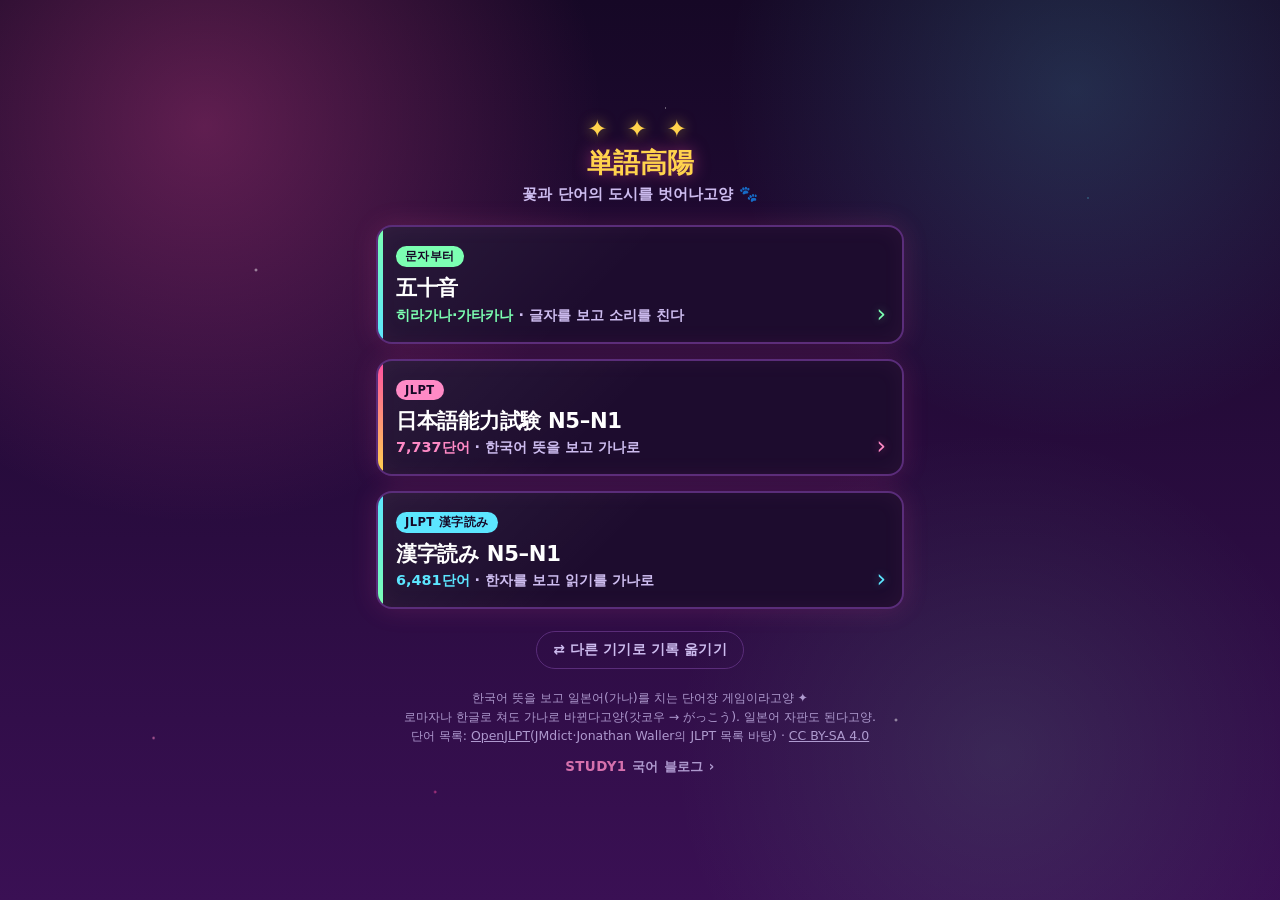
<file: index.html>
<!doctype html>
<html lang="ko">
<head>
<meta charset="utf-8">
<meta name="viewport" content="width=device-width, initial-scale=1, maximum-scale=1, viewport-fit=cover">
<meta name="theme-color" content="#160826">
<title>単語高陽 ✦ 교재 선택</title>
<style>
:root{
  --bg1:#160826; --bg2:#2a0c40; --bg3:#3a1054;
  --ink:#ffffff; --muted:#cdbcef;
  --panel:#1d0c2e; --panel2:#26103a;
  --line:#5a2d7a;
  --pink:#ff4fa3; --pink2:#ff8ac6; --pinkpale:#ffd0e7;
  --cyan:#5ce6ff; --mint:#7cffb2; --gold:#ffd34d; --gold2:#f5b301;
  --radius:16px;
}
*{box-sizing:border-box;-webkit-tap-highlight-color:transparent;}
html,body{height:100%;margin:0;}
body{
  font-family:"Apple SD Gothic Neo","Noto Sans KR","Malgun Gothic",system-ui,sans-serif;
  color:var(--ink);
  /* 한국어는 낱말 단위로 줄을 바꾼다. 없으면 "가리/켜"처럼 낱말 중간에서 끊겨
     폰(390px)에서 해설의 43%가 읽다 걸린다(26.10.08 실측). 칸을 넘칠 만큼 긴 낱말만 쪼갠다. */
  word-break:keep-all;overflow-wrap:break-word;
  background:
    radial-gradient(circle at 16% 14%, rgba(255,79,163,.30), transparent 30%),
    radial-gradient(circle at 84% 10%, rgba(92,230,255,.16), transparent 26%),
    radial-gradient(circle at 78% 84%, rgba(124,255,178,.10), transparent 26%),
    linear-gradient(180deg, var(--bg1) 0%, var(--bg2) 60%, var(--bg3) 100%);
  background-attachment:fixed; overflow-x:hidden; min-height:100dvh;
}
body::before{
  content:"";position:fixed;inset:0;z-index:0;pointer-events:none;
  background-image:
    radial-gradient(2px 2px at 20% 30%,#fff,transparent),
    radial-gradient(2px 2px at 70% 80%,#fff,transparent),
    radial-gradient(1px 1px at 40% 60%,var(--gold),transparent),
    radial-gradient(1px 1px at 85% 22%,var(--cyan),transparent),
    radial-gradient(2px 2px at 12% 82%,var(--pink2),transparent),
    radial-gradient(1px 1px at 52% 12%,#fff,transparent),
    radial-gradient(2px 2px at 34% 88%,var(--pink),transparent);
  opacity:.7;animation:tw 3s steps(2) infinite;
}
@keyframes tw{50%{opacity:.3;}}
.wrap{position:relative;z-index:1;width:min(100%,560px);margin:0 auto;min-height:100dvh;
  display:flex;flex-direction:column;justify-content:center;gap:20px;
  padding:max(28px,env(safe-area-inset-top)) 16px max(28px,env(safe-area-inset-bottom));}
.hero{text-align:center;}
.hero .spark{font-size:1.5rem;letter-spacing:6px;color:var(--gold);
  text-shadow:0 0 14px rgba(255,211,77,.6);}
.hero h1{margin:.25rem 0 .35rem;font-size:1.7rem;line-height:1.18;letter-spacing:-.4px;
  text-shadow:0 0 16px rgba(255,79,163,.5);}
.hero h1 b{color:var(--gold);}
.hero p{margin:0;color:var(--muted);font-size:.95rem;font-weight:600;}
.cards{display:flex;flex-direction:column;gap:15px;}
.card{display:block;text-decoration:none;color:inherit;position:relative;
  border:2px solid var(--line);border-radius:var(--radius);
  background:linear-gradient(135deg,rgba(255,255,255,.06),transparent 45%),var(--panel);
  padding:18px 18px 17px;box-shadow:0 0 26px rgba(255,79,163,.16), inset 0 0 22px rgba(255,138,198,.05);
  transition:transform .15s ease, box-shadow .2s ease, border-color .2s ease;overflow:hidden;}
.card::after{content:"";position:absolute;left:0;top:0;bottom:0;width:5px;}
.card:hover{transform:translateY(-3px);border-color:var(--accent);
  box-shadow:0 8px 30px rgba(0,0,0,.4), 0 0 30px var(--glow);}
.card:active{transform:translateY(0);}
.card .kick{display:inline-block;font-size:.72rem;font-weight:800;letter-spacing:.4px;
  color:#160826;background:var(--accent);padding:3px 9px;border-radius:99px;margin-bottom:9px;}
.card h2{margin:0 0 5px;font-size:1.32rem;line-height:1.15;letter-spacing:-.3px;}
.card .meta{margin:0;color:var(--muted);font-size:.9rem;font-weight:700;}
.card .meta b{color:var(--accent);}
.card .go{position:absolute;right:16px;bottom:14px;font-size:1.5rem;color:var(--accent);
  text-shadow:0 0 10px var(--glow);}
.ksat{--accent:var(--pink2);--glow:rgba(255,79,163,.45);}
.ksat::after{background:linear-gradient(180deg,var(--pink),var(--gold));}
.ebs{--accent:var(--cyan);--glow:rgba(92,230,255,.40);}
.ebs::after{background:linear-gradient(180deg,var(--cyan),var(--mint));}
.gye{--accent:var(--gold);--glow:rgba(255,211,77,.42);}
.gye::after{background:linear-gradient(180deg,var(--gold),var(--pink2));}
.hoe{--accent:var(--mint);--glow:rgba(124,255,178,.42);}
.hoe::after{background:linear-gradient(180deg,var(--mint),var(--cyan));}
.foot{text-align:center;color:var(--muted);font-size:.78rem;opacity:.8;line-height:1.5;}
.foot b{color:var(--pink2);}
.foot .credit{display:block;width:fit-content;margin:4px auto 0;padding:8px 12px;font-size:.84rem;font-weight:800;letter-spacing:.4px;color:inherit;text-decoration:none;}
</style>
<style id="record-transfer-style">
.rt-open{align-self:center;margin:2px auto 0;padding:9px 16px;border:1.5px solid var(--line);border-radius:99px;background:transparent;
  color:var(--muted);font:inherit;font-size:.86rem;font-weight:800;letter-spacing:.2px;cursor:pointer;}
.rt-open:hover,.rt-open:focus-visible{border-color:var(--pink2);color:var(--ink);outline:none;}
body.rt-lock{overflow:hidden;}
.rt-sheet{position:fixed;inset:0;z-index:20;display:flex;align-items:center;justify-content:center;padding:16px;background:rgba(10,3,18,.72);}
.rt-sheet[hidden]{display:none;}
.rt-card{position:relative;width:min(100%,440px);max-height:calc(100dvh - 32px);overflow:auto;border:2px solid var(--line);border-radius:var(--radius);
  background:var(--panel);padding:20px 18px 16px;box-shadow:0 10px 40px rgba(0,0,0,.5),0 0 26px rgba(255,79,163,.18);word-break:keep-all;}
.rt-card h2{margin:0 0 8px;font-size:1.2rem;}
.rt-lead,.rt-note{margin:0 0 14px;color:var(--muted);font-size:.88rem;line-height:1.55;}
.rt-note{margin:12px 0 0;font-size:.78rem;opacity:.85;}
.rt-step{display:flex;flex-direction:column;gap:7px;margin-bottom:14px;}
.rt-step b{font-size:.9rem;color:var(--pink2);}
.rt-step small{color:var(--muted);font-size:.78rem;line-height:1.45;}
.rt-btn{display:block;width:100%;padding:12px 14px;border:2px solid var(--pink2);border-radius:12px;background:rgba(255,79,163,.14);
  color:var(--ink);font:inherit;font-size:.95rem;font-weight:800;text-align:center;cursor:pointer;}
.rt-btn:hover,.rt-btn:focus-visible{background:rgba(255,79,163,.26);outline:none;}
.rt-btn.ghost{border-color:var(--line);background:transparent;color:var(--muted);}
.rt-x{position:absolute;top:8px;right:10px;width:36px;height:36px;border:0;background:transparent;color:var(--muted);font-size:1.5rem;line-height:1;cursor:pointer;}
.rt-status{min-height:1.2em;margin:4px 0 0;font-size:.88rem;line-height:1.5;}
.rt-status.ok{color:var(--mint);}
.rt-status.bad{color:var(--gold);}
.rt-confirm{display:flex;gap:8px;margin-top:10px;}
.rt-confirm[hidden]{display:none;}
</style>
</head>
<body>
<div class="wrap">
  <div class="hero">
    <div class="spark">✦ ✦ ✦</div>
    <h1 lang="ja"><b>単語高陽</b></h1>
    <p>꽃과 단어의 도시를 벗어나고양 🐾</p>
  </div>

  <div class="cards">
    <a class="card hoe" href="tangogoyanggojuon.html">
      <span class="kick">문자부터</span>
      <h2 lang="ja">五十音</h2>
      <p class="meta"><!-- VOCAB_STATS:gojuon:START --><b>히라가나·가타카나</b> · 글자를 보고 소리를 친다<!-- VOCAB_STATS:gojuon:END --></p>
      <span class="go">›</span>
    </a>

    <a class="card ksat" href="tangogoyangjlpt.html">
      <span class="kick">JLPT</span>
      <h2 lang="ja">日本語能力試験 N5–N1</h2>
      <p class="meta"><!-- VOCAB_STATS:jlpt:START --><b>7,737단어</b> · 한국어 뜻을 보고 가나로<!-- VOCAB_STATS:jlpt:END --></p>
      <span class="go">›</span>
    </a>

    <a class="card ebs" href="tangogoyangyomi.html">
      <span class="kick">JLPT 漢字読み</span>
      <h2 lang="ja">漢字読み N5–N1</h2>
      <p class="meta"><!-- VOCAB_STATS:yomi:START --><b>6,481단어</b> · 한자를 보고 읽기를 가나로<!-- VOCAB_STATS:yomi:END --></p>
      <span class="go">›</span>
    </a>
  </div>

  <!-- RECORD_TRANSFER_UI_START -->
<button class="rt-open" id="rtOpen" type="button">⇄ 다른 기기로 기록 옮기기</button>
  <div class="rt-sheet" id="rtSheet" hidden role="dialog" aria-modal="true" aria-labelledby="rtTitle">
    <div class="rt-card">
      <button class="rt-x" id="rtClose" type="button" aria-label="닫기">×</button>
      <h2 id="rtTitle">기록 옮기기</h2>
      <p class="rt-lead">진도·도장·모아둔 카드는 이 기기의 이 브라우저에만 저장된다고양. 다른 기기에서 이어 하려면 파일로 옮기라고양.</p>
      <div class="rt-step">
        <b>① 지금 기기에서</b>
        <button class="rt-btn" id="rtMake" type="button">기록 파일 만들기</button>
        <small>카톡 ‘나와의 채팅’처럼 다른 기기에서 열 수 있는 곳으로 보내라고양.</small>
      </div>
      <div class="rt-step">
        <b>② 다른 기기에서</b>
        <label class="rt-btn" for="rtFile">기록 파일 열기</label>
        <input id="rtFile" type="file" accept=".json,application/json,text/plain" hidden>
        <small>덮어쓰지 않고 합친다고양. 두 기기에서 한 것이 다 남는다고양.</small>
      </div>
      <p class="rt-status" id="rtStatus" aria-live="polite"></p>
      <div class="rt-confirm" id="rtConfirm" hidden>
        <button class="rt-btn" id="rtMerge" type="button">합치기</button>
        <button class="rt-btn ghost" id="rtCancel" type="button">그만두기</button>
      </div>
      <p class="rt-note">카톡 안에서 연 화면과 사파리·크롬은 같은 폰이어도 기록이 따로라고양.</p>
    </div>
  </div>
  <!-- RECORD_TRANSFER_UI_END -->

  <div class="foot">
    한국어 뜻을 보고 일본어(가나)를 치는 단어장 게임이라고양 ✦<br>
    로마자나 한글로 쳐도 가나로 바뀐다고양(갓코우 → がっこう). 일본어 자판도 된다고양.<br>
    단어 목록: <a href="https://github.com/evanclan/OpenJLPT" target="_blank" rel="noopener" style="color:inherit">OpenJLPT</a>(JMdict·Jonathan Waller의 JLPT 목록 바탕) · <a href="https://creativecommons.org/licenses/by-sa/4.0/" target="_blank" rel="noopener" style="color:inherit">CC BY-SA 4.0</a>
    <a class="credit" href="https://blog.naver.com/study1study" target="_blank" rel="noopener"><b>STUDY1</b> 국어 블로그 ›</a>
  </div>
</div>
<script id="record-transfer">
/* RECORD_TRANSFER_START */
var RT_CONFIG={"game":"탄고고양","app":"tangogoyang-records","prefix":"tangogoyang-","skip":[],"target":"index.html","kinds":{"progress":"^tangogoyang-(kana-|yomi-)?seoul-v1$","saved":"-saved-cards-v1$","learned":"^tangogoyang-(kana-|yomi-)?learned-words-v1$","missed":"^tangogoyang-(kana-|yomi-)?missed-words-v1$","milestone":"^tangogoyang-(kana-|yomi-)?milestone-v1$","paceMeta":"^tangogoyang-(kana-|yomi-)?pace-meta-","pace":"^tangogoyang-(kana-|yomi-)?pace-"}};
/* 기록 옮기기(26.11.04 영신 "1번이면 충분해!"): 이 기기의 기록을 파일로 내보내고, 다른 기기에서 그 파일을 합친다.
   합치기는 아무것도 지우지 않는다. 어느 기기에서 한 것이든 남고, 같은 파일을 두 번 합쳐도 그대로다.
   단어장끼리 같이 쓰는 파일이다(SHARED.md). 게임마다 다른 값(이름, 저장 키 접두어, 키 종류)은 config.json에 있고,
   빌드가 RT_CONFIG로 넣는다. 보카고양은 'goyang-' 키를 쓴다(세 교재가 같은 주소라 저장 공간을 함께 쓴다). */
var RT_CFG=typeof RT_CONFIG!=='undefined'?RT_CONFIG:require('./config.json');
var RT_APP=RT_CFG.app,RT_VERSION=1,RT_PREFIX=RT_CFG.prefix,RT_GAME=RT_CFG.game;
var RT_SKIP=RT_CFG.skip||[];                // 검사용 키 등 옮기지 않는 것
var RT_KINDS=Object.keys(RT_CFG.kinds||{}).map(kind=>[kind,new RegExp(RT_CFG.kinds[kind])]);   // 위에서부터 처음 맞는 종류
var RT_PACE_KEEP=600;                       // pace 런타임의 paceKeep과 같다

function rtWanted(k){return typeof k==='string'&&k.startsWith(RT_PREFIX)&&!RT_SKIP.includes(k);}
function rtCollect(store){
  const data={};
  for(let i=0;i<store.length;i++){const k=store.key(i);if(!rtWanted(k))continue;const v=store.getItem(k);if(typeof v==='string')data[k]=v;}
  return data;
}
function rtPack(data,now){return {app:RT_APP,v:RT_VERSION,exportedAt:new Date(now).toISOString(),data};}
function rtParse(text){
  let o;try{o=JSON.parse(text);}catch(e){throw new Error('파일이 깨졌다고양. 내보낸 파일을 그대로 골라 달라고양.');}
  if(!o||typeof o!=='object'||o.app!==RT_APP||!o.data||typeof o.data!=='object'||Array.isArray(o.data))throw new Error(RT_GAME+' 기록 파일이 아니라고양.');
  if(!(Number(o.v)>=1))throw new Error(RT_GAME+' 기록 파일이 아니라고양.');
  if(Number(o.v)>RT_VERSION)throw new Error('더 새 판에서 만든 파일이라고양. 이 화면을 새로고침하고 다시 해 보라고양.');
  const data={};Object.keys(o.data).forEach(k=>{if(rtWanted(k)&&typeof o.data[k]==='string')data[k]=o.data[k];});
  return {exportedAt:typeof o.exportedAt==='string'?o.exportedAt:'',data};
}

function rtJson(s){if(typeof s!=='string')return undefined;try{return JSON.parse(s);}catch(e){return undefined;}}
function rtObj(v){return v&&typeof v==='object'&&!Array.isArray(v)?v:null;}
function rtKind(k){
  for(const [kind,re] of RT_KINDS)if(RT_MERGE[kind]&&re.test(k))return kind;
  return 'keep';                              // 설정·이어하기 자리 등: 이 기기에 없을 때만 가져온다
}
/* 종류마다 합친다. 반환값: {value: 새 문자열(바뀌지 않으면 null), n: 늘어난 개수} */
var RT_MERGE={
  // 진도 {묶음: {연습: {completed, bestMs…}}}: 한쪽이라도 클리어했으면 클리어. 둘 다면 이 기기 것을 두고 최고 시간만 더 빠른 쪽으로.
  progress(a,b){
    const L=rtObj(rtJson(a))||{},I=rtObj(rtJson(b));if(!I)return {value:null,n:0};
    let n=0,changed=false;
    Object.keys(I).forEach(lid=>{const ib=rtObj(I[lid]);if(!ib)return;
      Object.keys(ib).forEach(t=>{const r=rtObj(ib[t]);if(!r)return;
        const lb=rtObj(L[lid])||(L[lid]={}),cur=rtObj(lb[t]);
        if(!cur){lb[t]=r;changed=true;if(r.completed)n++;return;}
        if(!cur.completed&&r.completed){lb[t]=r;changed=true;n++;return;}
        if(cur.completed&&r.completed&&Number(r.bestMs)>0&&!(Number(cur.bestMs)>0&&Number(cur.bestMs)<=Number(r.bestMs))){cur.bestMs=Number(r.bestMs);changed=true;}
      });});
    return {value:changed?JSON.stringify(L):null,n};
  },
  // 모아둔 카드 [{id, addedAt}]: 양쪽에 담은 카드를 다 남긴다. 이 기기 순서를 두고 새 카드는 담은 순서대로 뒤에.
  saved(a,b){
    const list=r=>Array.isArray(r)?r.filter(x=>x&&typeof x.id==='string'):[];
    const L=list(rtJson(a)),I=list(rtJson(b)),at=new Map(L.map(x=>[x.id,x]));
    let n=0,changed=false;
    I.slice().sort((x,y)=>(Number(x.addedAt)||0)-(Number(y.addedAt)||0)).forEach(x=>{
      const cur=at.get(x.id),t=Number(x.addedAt)||0;
      if(!cur){const r={id:x.id,addedAt:t};L.push(r);at.set(x.id,r);n++;changed=true;}
      else if(t>0&&!(Number(cur.addedAt)>0&&Number(cur.addedAt)<=t)){cur.addedAt=t;changed=true;}
    });
    return {value:changed?JSON.stringify(L):null,n};
  },
  // 익힌 단어 {교재: [표제어…]}: 교재마다 합집합(이 기기 순서 먼저). 교재를 열면 진도로 다시 맞춘다.
  learned(a,b){
    const L=rtObj(rtJson(a))||{},I=rtObj(rtJson(b));if(!I)return {value:null,n:0};
    let changed=false;
    Object.keys(I).forEach(c=>{if(!Array.isArray(I[c]))return;const cur=Array.isArray(L[c])?L[c]:(L[c]=[]),has=new Set(cur);
      I[c].forEach(k=>{if(typeof k==='string'&&k&&!has.has(k)){has.add(k);cur.push(k);changed=true;}});});
    return {value:changed?JSON.stringify(L):null,n:0};
  },
  // 틀렸던 단어 {표제어: 횟수}: 더 큰 쪽. 더하면 같은 파일을 두 번 합칠 때 부풀어 오른다.
  missed(a,b){
    const L=rtObj(rtJson(a))||{},I=rtObj(rtJson(b));if(!I)return {value:null,n:0};
    let changed=false;
    Object.keys(I).forEach(k=>{const v=Number(I[k])||0;if(v>(Number(L[k])||0)){L[k]=v;changed=true;}});
    return {value:changed?JSON.stringify(L):null,n:0};
  },
  // 돌파 축하 {seen}: 더 큰 쪽(이미 본 축하를 다시 띄우지 않는다).
  milestone(a,b){
    const l=Number(rtObj(rtJson(a))?.seen)||0,i=Number(rtObj(rtJson(b))?.seen)||0;
    return {value:i>l?JSON.stringify({seen:i}):null,n:0};
  },
  // 세트 도장 {세트: 받은 때}: 어느 쪽에서든 받은 도장은 남긴다. 둘 다 있으면 이 기기 것.
  stamps(a,b){
    const L=rtObj(rtJson(a)),I=rtObj(rtJson(b));if(!I)return {value:null,n:0};
    const out=L||{};let n=0,changed=!L&&Object.keys(I).length>0;
    Object.keys(I).forEach(k=>{if(!Object.prototype.hasOwnProperty.call(out,k)){out[k]=Number(I[k])||0;n++;changed=true;}});
    return {value:changed?JSON.stringify(out):null,n};
  },
  // 진행 속도 기록 [{at, ms, u, k}]: 합쳐서 시간순, 최근 600판.
  pace(a,b){
    const list=r=>Array.isArray(r)?r.filter(x=>x&&Number(x.at)>0):[];
    const L=list(rtJson(a)),I=list(rtJson(b)),key=x=>x.at+'|'+x.ms,seen=new Set(L.map(key));
    const add=I.filter(x=>!seen.has(key(x)));if(!add.length)return {value:null,n:0};
    const all=L.concat(add).sort((x,y)=>x.at-y.at).slice(-RT_PACE_KEEP);
    return {value:JSON.stringify(all),n:0};
  },
  // 진행 속도 메타 {total, target…}: 판 수는 큰 쪽, 나머지는 이 기기에 없을 때만.
  paceMeta(a,b){
    const L=rtObj(rtJson(a))||{},I=rtObj(rtJson(b));if(!I)return {value:null,n:0};
    let changed=false;
    Object.keys(I).forEach(k=>{
      if(k==='total'){const v=Number(I.total);if(Number.isFinite(v)&&!(Number.isFinite(Number(L.total))&&Number(L.total)>=v)){L.total=v;changed=true;}}
      else if(!Object.prototype.hasOwnProperty.call(L,k)){L[k]=I[k];changed=true;}
    });
    return {value:changed?JSON.stringify(L):null,n:0};
  },
  keep(a,b){return {value:a==null&&typeof b==='string'?b:null,n:0};}
};
/* local·incoming: {키: 문자열}. 반환: {writes: {키: 새 문자열}, summary: {exercises, saved, stamps}} */
function rtMerge(local,incoming){
  const writes={},summary={exercises:0,saved:0,stamps:0};
  Object.keys(incoming||{}).forEach(k=>{
    if(!rtWanted(k)||typeof incoming[k]!=='string')return;
    const kind=rtKind(k),a=Object.prototype.hasOwnProperty.call(local,k)?local[k]:null;
    const r=a==null&&kind!=='keep'?{value:incoming[k],n:RT_COUNT[kind]?RT_COUNT[kind](incoming[k]):0}:RT_MERGE[kind](a,incoming[k]);
    if(r.value!=null&&r.value!==a)writes[k]=r.value;
    if(kind==='progress')summary.exercises+=r.n;else if(kind==='saved')summary.saved+=r.n;else if(kind==='stamps')summary.stamps+=r.n;
  });
  return {writes,summary};
}
/* 이 기기에 그 키가 아예 없을 때 가져오는 개수 */
var RT_COUNT={
  progress(s){let n=0;const o=rtObj(rtJson(s))||{};Object.values(o).forEach(b=>{if(rtObj(b))Object.values(b).forEach(r=>{if(rtObj(r)?.completed)n++;});});return n;},
  saved(s){const r=rtJson(s);return Array.isArray(r)?r.filter(x=>x&&typeof x.id==='string').length:0;},
  stamps(s){const o=rtObj(rtJson(s));return o?Object.keys(o).length:0;}
};
(function(){
  const $=id=>document.getElementById(id);
  const sheet=$('rtSheet'),status=$('rtStatus'),file=$('rtFile'),confirmBox=$('rtConfirm');
  if(!sheet)return;
  let pending=null;
  function say(text,kind){status.textContent=text;status.className='rt-status'+(kind?' '+kind:'');}
  function open(){sheet.hidden=false;document.body.classList.add('rt-lock');say('');confirmBox.hidden=true;pending=null;$('rtMake').focus();}
  function close(){sheet.hidden=true;document.body.classList.remove('rt-lock');pending=null;if(location.hash==='#records')history.replaceState(null,'',location.pathname+location.search);}
  function store(){try{return window.localStorage;}catch(e){return null;}}
  function today(){const d=new Date(),p=n=>String(n).padStart(2,'0');return d.getFullYear()+'-'+p(d.getMonth()+1)+'-'+p(d.getDate());}
  $('rtOpen').addEventListener('click',open);
  $('rtClose').addEventListener('click',close);
  sheet.addEventListener('click',e=>{if(e.target===sheet)close();});
  document.addEventListener('keydown',e=>{if(e.key==='Escape'&&!sheet.hidden)close();});
  if(location.hash==='#records')open();

  // ① 기록 파일 만들기: 폰이면 공유 시트(카톡 '나와의 채팅' 등), 아니면 파일로 저장.
  $('rtMake').addEventListener('click',async()=>{
    const s=store();if(!s){say('이 브라우저는 기록을 저장하지 못한다고양.','bad');return;}
    const data=rtCollect(s);
    if(!Object.keys(data).length){say('아직 옮길 기록이 없다고양. 한 판이라도 하고 오라고양.','bad');return;}
    const text=JSON.stringify(rtPack(data,Date.now())),name=RT_GAME+'-기록-'+today()+'.json';
    const blob=new Blob([text],{type:'application/json'});
    try{
      const f=new File([blob],name,{type:'application/json'});
      if(navigator.canShare&&navigator.canShare({files:[f]})&&matchMedia('(pointer:coarse)').matches){
        await navigator.share({files:[f],title:RT_GAME+' 기록'});
        say('보냈다고양. 다른 기기에서 그 파일을 열면 된다고양.','ok');return;
      }
    }catch(e){if(e&&e.name==='AbortError'){say('');return;}}
    const a=document.createElement('a');a.href=URL.createObjectURL(blob);a.download=name;document.body.appendChild(a);a.click();
    setTimeout(()=>{URL.revokeObjectURL(a.href);a.remove();},1000);
    say('‘'+name+'’을 저장했다고양. 이 파일을 다른 기기로 보내라고양.','ok');
  });

  // ② 기록 파일 열기: 읽고, 무엇이 늘어나는지 보여 준 뒤 합친다.
  file.addEventListener('change',()=>{
    const f=file.files&&file.files[0];file.value='';if(!f)return;
    const s=store();if(!s){say('이 브라우저는 기록을 저장하지 못한다고양.','bad');return;}
    const r=new FileReader();
    r.onerror=()=>say('파일을 못 읽었다고양.','bad');
    r.onload=()=>{
      let got;try{got=rtParse(String(r.result||''));}catch(e){say(e.message,'bad');confirmBox.hidden=true;return;}
      const m=rtMerge(rtCollect(s),got.data),keys=Object.keys(m.writes);
      if(!keys.length){say('이미 이 기기에 다 있는 기록이라고양. 합칠 게 없다고양.','ok');confirmBox.hidden=true;return;}
      pending=m;
      const parts=[];
      if(m.summary.exercises)parts.push('클리어한 연습 '+m.summary.exercises+'개');
      if(m.summary.stamps)parts.push('세트 도장 '+m.summary.stamps+'개');
      if(m.summary.saved)parts.push('모아둔 카드 '+m.summary.saved+'장');
      say((parts.length?parts.join(' · ')+'이 늘어난다고양.':'자잘한 기록이 더해진다고양.')+' 이 기기 기록은 지우지 않고 합친다고양.');
      confirmBox.hidden=false;$('rtMerge').focus();
    };
    r.readAsText(f);
  });
  $('rtMerge').addEventListener('click',()=>{
    const s=store();if(!pending||!s)return;
    const w=pending.writes;
    try{Object.keys(w).forEach(k=>s.setItem(k,w[k]));}
    catch(e){say('저장 공간이 모자라서 다 못 합쳤다고양. 브라우저 저장 공간을 확인하라고양.','bad');return;}
    pending=null;confirmBox.hidden=true;
    say('합쳤다고양! 이제 교재를 열면 이어서 할 수 있다고양. 다른 탭에 게임이 열려 있으면 새로고침하라고양.','ok');
  });
  $('rtCancel').addEventListener('click',()=>{pending=null;confirmBox.hidden=true;say('안 합쳤다고양.');});
})();
/* RECORD_TRANSFER_END */
</script>
</body>
</html>
</file>
